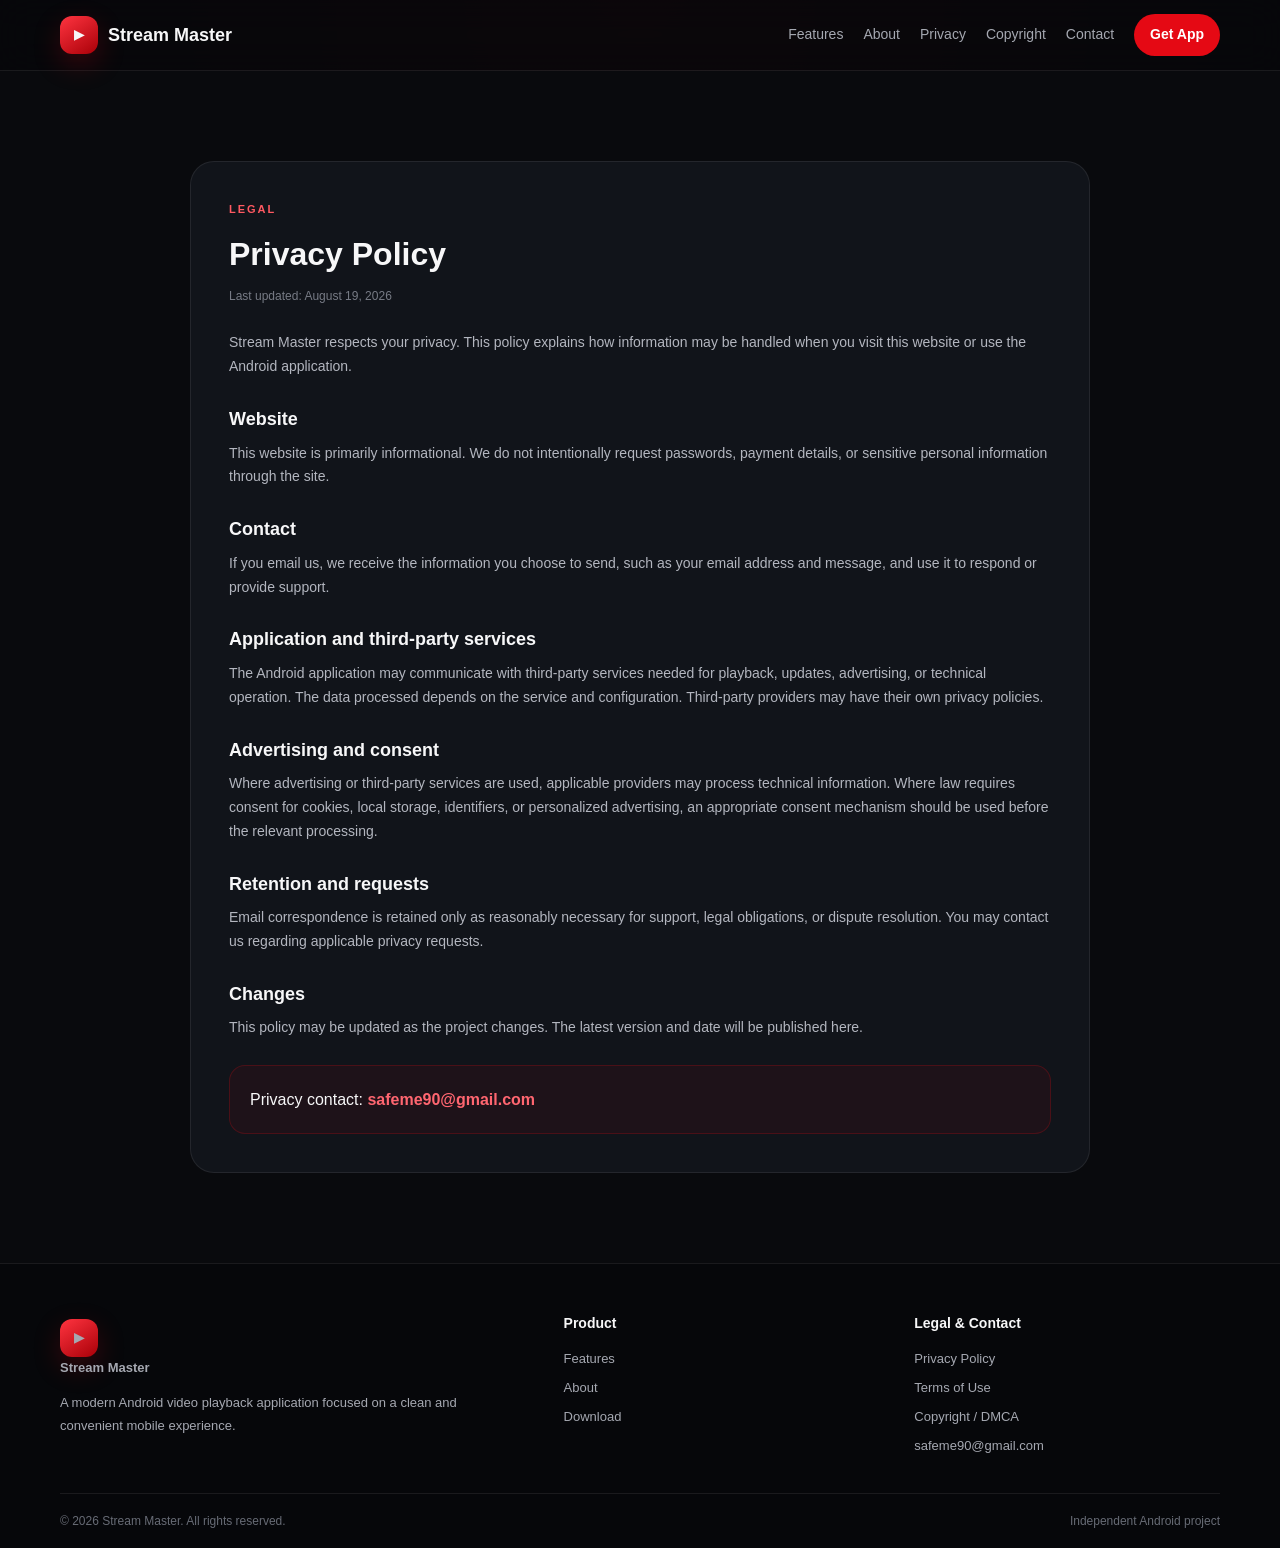
<file: privacy.html>
<!doctype html><html lang="en"><head><meta charset="utf-8"><meta name="viewport" content="width=device-width,initial-scale=1"><meta name="theme-color" content="#07080b"><meta name="robots" content="index,follow"><title>Privacy — Stream Master</title><link rel="stylesheet" href="style.css"></head><body><header><div class="container"><nav><a class="brand" href="index.html"><span class="logo"></span>Stream Master</a><div class="links"><a href="index.html#features">Features</a><a href="index.html#about">About</a><a href="privacy.html">Privacy</a><a href="copyright.html">Copyright</a><a href="contact.html">Contact</a><a class="pill" href="index.html#download">Get App</a></div></nav></div></header><main><section class="legal"><div class="container"><article class="legalbox"><div class="label">Legal</div><h2>Privacy Policy</h2><div class="updated">Last updated: August 19, 2026</div><p>Stream Master respects your privacy. This policy explains how information may be handled when you visit this website or use the Android application.</p><h3>Website</h3><p>This website is primarily informational. We do not intentionally request passwords, payment details, or sensitive personal information through the site.</p><h3>Contact</h3><p>If you email us, we receive the information you choose to send, such as your email address and message, and use it to respond or provide support.</p><h3>Application and third-party services</h3><p>The Android application may communicate with third-party services needed for playback, updates, advertising, or technical operation. The data processed depends on the service and configuration. Third-party providers may have their own privacy policies.</p><h3>Advertising and consent</h3><p>Where advertising or third-party services are used, applicable providers may process technical information. Where law requires consent for cookies, local storage, identifiers, or personalized advertising, an appropriate consent mechanism should be used before the relevant processing.</p><h3>Retention and requests</h3><p>Email correspondence is retained only as reasonably necessary for support, legal obligations, or dispute resolution. You may contact us regarding applicable privacy requests.</p><h3>Changes</h3><p>This policy may be updated as the project changes. The latest version and date will be published here.</p><div class="contactbox">Privacy contact: <a href="mailto:safeme90@gmail.com">safeme90@gmail.com</a></div></article></div></section></main><footer><div class="container footer"><div><a class="brand" href="index.html"><span class="logo"></span>Stream Master</a><p>A modern Android video playback application focused on a clean and convenient mobile experience.</p></div><div><h4>Product</h4><a href="index.html#features">Features</a><a href="index.html#about">About</a><a href="index.html#download">Download</a></div><div><h4>Legal & Contact</h4><a href="privacy.html">Privacy Policy</a><a href="terms.html">Terms of Use</a><a href="copyright.html">Copyright / DMCA</a><a href="mailto:safeme90@gmail.com">safeme90@gmail.com</a></div></div><div class="container bottom"><span>© 2026 Stream Master. All rights reserved.</span><span>Independent Android project</span></div></footer></body></html>
</file>
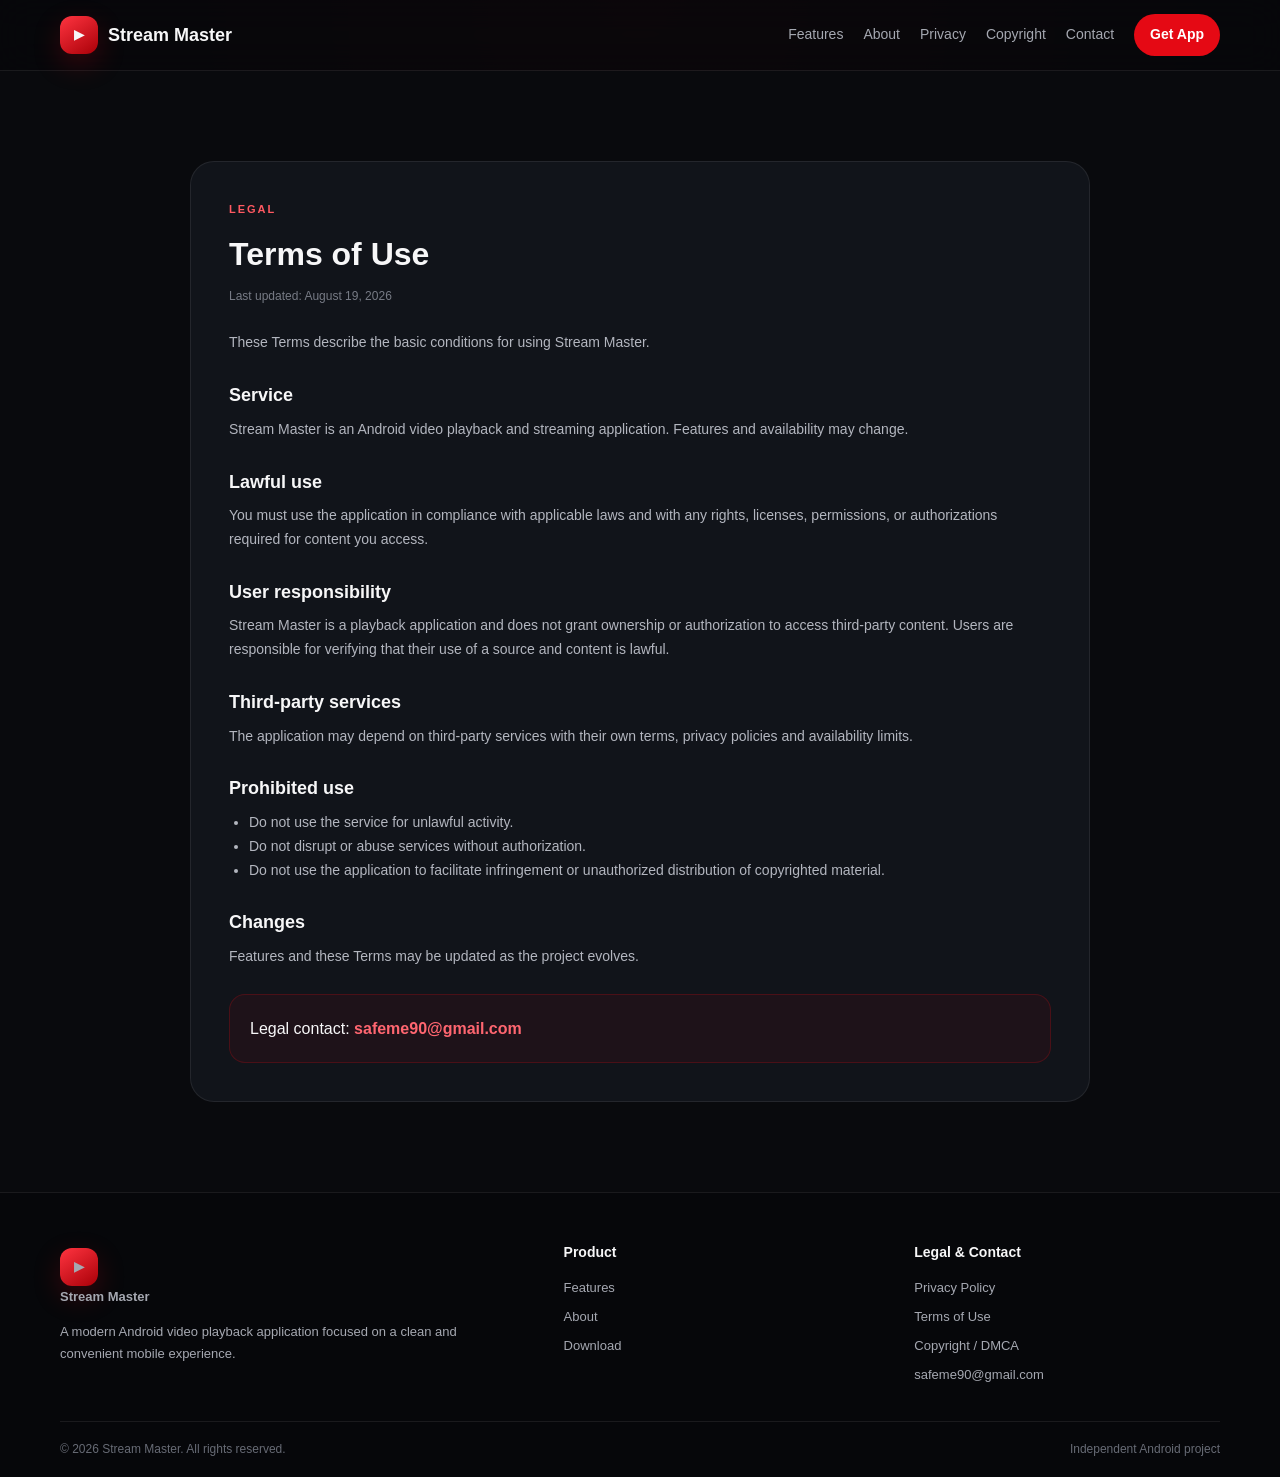
<file: terms.html>
<!doctype html><html lang="en"><head><meta charset="utf-8"><meta name="viewport" content="width=device-width,initial-scale=1"><meta name="theme-color" content="#07080b"><meta name="robots" content="index,follow"><title>Terms — Stream Master</title><link rel="stylesheet" href="style.css"></head><body><header><div class="container"><nav><a class="brand" href="index.html"><span class="logo"></span>Stream Master</a><div class="links"><a href="index.html#features">Features</a><a href="index.html#about">About</a><a href="privacy.html">Privacy</a><a href="copyright.html">Copyright</a><a href="contact.html">Contact</a><a class="pill" href="index.html#download">Get App</a></div></nav></div></header><main><section class="legal"><div class="container"><article class="legalbox"><div class="label">Legal</div><h2>Terms of Use</h2><div class="updated">Last updated: August 19, 2026</div><p>These Terms describe the basic conditions for using Stream Master.</p><h3>Service</h3><p>Stream Master is an Android video playback and streaming application. Features and availability may change.</p><h3>Lawful use</h3><p>You must use the application in compliance with applicable laws and with any rights, licenses, permissions, or authorizations required for content you access.</p><h3>User responsibility</h3><p>Stream Master is a playback application and does not grant ownership or authorization to access third-party content. Users are responsible for verifying that their use of a source and content is lawful.</p><h3>Third-party services</h3><p>The application may depend on third-party services with their own terms, privacy policies and availability limits.</p><h3>Prohibited use</h3><ul><li>Do not use the service for unlawful activity.</li><li>Do not disrupt or abuse services without authorization.</li><li>Do not use the application to facilitate infringement or unauthorized distribution of copyrighted material.</li></ul><h3>Changes</h3><p>Features and these Terms may be updated as the project evolves.</p><div class="contactbox">Legal contact: <a href="mailto:safeme90@gmail.com">safeme90@gmail.com</a></div></article></div></section></main><footer><div class="container footer"><div><a class="brand" href="index.html"><span class="logo"></span>Stream Master</a><p>A modern Android video playback application focused on a clean and convenient mobile experience.</p></div><div><h4>Product</h4><a href="index.html#features">Features</a><a href="index.html#about">About</a><a href="index.html#download">Download</a></div><div><h4>Legal & Contact</h4><a href="privacy.html">Privacy Policy</a><a href="terms.html">Terms of Use</a><a href="copyright.html">Copyright / DMCA</a><a href="mailto:safeme90@gmail.com">safeme90@gmail.com</a></div></div><div class="container bottom"><span>© 2026 Stream Master. All rights reserved.</span><span>Independent Android project</span></div></footer></body></html>
</file>
<file: style.css>
*{box-sizing:border-box;margin:0;padding:0}html{scroll-behavior:smooth}:root{--bg:#07080b;--card:#11141a;--text:#f7f7f8;--muted:#a5a8b1;--line:#ffffff14;--red:#e50914;--max:1160px}body{font-family:-apple-system,BlinkMacSystemFont,"Segoe UI",Roboto,Arial,sans-serif;background:radial-gradient(circle at 50% 0,#e5091425,transparent 35%),var(--bg);color:var(--text);line-height:1.7}a{color:inherit;text-decoration:none}.container{width:min(calc(100% - 32px),var(--max));margin:auto}header{position:sticky;top:0;z-index:10;background:#07080bdd;backdrop-filter:blur(18px);border-bottom:1px solid var(--line)}nav{height:70px;display:flex;align-items:center;justify-content:space-between}.brand{display:flex;align-items:center;gap:10px;font-weight:850;font-size:18px}.logo{width:38px;height:38px;border-radius:12px;display:grid;place-items:center;background:linear-gradient(145deg,#ff3440,#a90008);box-shadow:0 10px 28px #e5091438}.logo:after{content:"▶";font-size:13px}.links{display:flex;gap:20px;align-items:center;color:var(--muted);font-size:14px}.links a:hover{color:#fff}.pill,.primary{background:var(--red);color:#fff!important;font-weight:800}.pill{padding:9px 16px;border-radius:999px}.hero{min-height:650px;display:flex;align-items:center;text-align:center}.hero-inner{max-width:820px;margin:auto}.badge{display:inline-flex;gap:8px;align-items:center;padding:8px 13px;border:1px solid #e5091440;background:#e5091414;color:#ff747b;border-radius:999px;font-size:12px;font-weight:800;margin-bottom:24px}.dot{width:7px;height:7px;border-radius:50%;background:#ff3944;box-shadow:0 0 12px #ff3944}h1{font-size:clamp(48px,8vw,86px);line-height:.98;letter-spacing:-4px}.white{background:linear-gradient(#fff,#a9adb7);-webkit-background-clip:text;color:transparent}.red{background:linear-gradient(135deg,#ff3440,#c6000b);-webkit-background-clip:text;color:transparent}.lead{max-width:700px;margin:25px auto;color:var(--muted);font-size:18px}.actions{display:flex;justify-content:center;gap:13px;flex-wrap:wrap;margin-top:32px}.btn{min-height:50px;padding:0 23px;border-radius:13px;display:inline-flex;align-items:center;justify-content:center;font-weight:800}.secondary{border:1px solid var(--line);background:#ffffff09}.strip{border-block:1px solid var(--line);background:#ffffff04}.stripgrid{display:grid;grid-template-columns:repeat(3,1fr)}.stripitem{text-align:center;padding:20px;border-right:1px solid var(--line)}.stripitem:last-child{border:0}.stripitem span{font-size:12px;color:#777b85}section{padding:90px 0}.heading{text-align:center;max-width:750px;margin:0 auto 45px}.label{text-transform:uppercase;letter-spacing:2px;font-size:11px;font-weight:900;color:#ff5961;margin-bottom:8px}.heading h2,.content h2{font-size:clamp(31px,5vw,48px);line-height:1.08}.heading p,.content p{color:var(--muted);margin-top:12px}.grid{display:grid;grid-template-columns:repeat(3,1fr);gap:18px}.card{padding:28px;border:1px solid var(--line);border-radius:22px;background:#ffffff06}.icon{width:47px;height:47px;border-radius:14px;background:#e509141b;color:#ff5961;display:grid;place-items:center;font-weight:900;margin-bottom:17px}.card h3{font-size:17px;margin-bottom:8px}.card p{font-size:14px;color:var(--muted)}.about{background:#ffffff03}.aboutgrid{display:grid;grid-template-columns:1fr 1fr;gap:65px;align-items:center}.checks{list-style:none;margin-top:22px}.checks li{margin:9px 0;display:flex;gap:10px;align-items:center;font-size:14px}.check{width:20px;height:20px;border-radius:50%;display:grid;place-items:center;background:#e5091424;color:#ff5961;font-size:11px}.visual{min-height:400px;border:1px solid var(--line);border-radius:30px;display:grid;place-items:center;background:radial-gradient(circle,#e509142d,transparent 52%),#101217}.phone{width:205px;height:370px;padding:6px;border-radius:30px;background:#252831;box-shadow:0 35px 80px #0009}.screen{height:100%;border-radius:25px;background:linear-gradient(160deg,#20232c,#090a0d);display:grid;place-items:center}.play{width:68px;height:68px;border-radius:50%;display:grid;place-items:center;background:var(--red)}.play:after{content:"▶"}.legal{background:#090a0d}.legalbox{max-width:900px;margin:auto;padding:38px;border:1px solid var(--line);border-radius:24px;background:var(--card)}.legalbox h2{font-size:32px}.updated{color:#777b85;font-size:12px;margin:5px 0 25px}.legalbox h3{font-size:18px;margin:25px 0 7px}.legalbox p,.legalbox li{color:#b3b6bf;font-size:14px}.legalbox ul{padding-left:20px}.contactbox{margin-top:25px;padding:20px;border:1px solid #e5091438;border-radius:16px;background:#e5091410}.contactbox a{color:#ff6670;font-weight:800}.ctabox{text-align:center;padding:62px 24px;border:1px solid var(--line);border-radius:30px;background:radial-gradient(circle at 50% 0,#e5091430,transparent 62%),#111218}.ctabox h2{font-size:clamp(30px,5vw,45px)}.ctabox p{max-width:650px;margin:13px auto 24px;color:var(--muted)}footer{border-top:1px solid var(--line);background:#06070a}.footer{padding:48px 0 28px;display:grid;grid-template-columns:1.5fr 1fr 1fr;gap:45px}.footer p{max-width:400px;color:var(--muted);font-size:13px;margin-top:13px}.footer h4{font-size:14px;margin-bottom:12px}.footer a{display:block;color:var(--muted);font-size:13px;margin:7px 0}.bottom{border-top:1px solid var(--line);padding:17px 0;color:#676b75;font-size:12px;display:flex;justify-content:space-between}@media(max-width:850px){.links a:not(.pill){display:none}.grid{grid-template-columns:1fr 1fr}.aboutgrid{grid-template-columns:1fr}.footer{grid-template-columns:1fr 1fr}}@media(max-width:560px){.hero h1{font-size:52px;letter-spacing:-2px}.lead{font-size:15px}.actions{flex-direction:column}.btn{width:100%;max-width:330px;margin:auto}.stripgrid,.grid,.footer{grid-template-columns:1fr}.stripitem{border-right:0;border-bottom:1px solid var(--line)}.bottom{flex-direction:column;text-align:center;gap:7px}}
</file>
